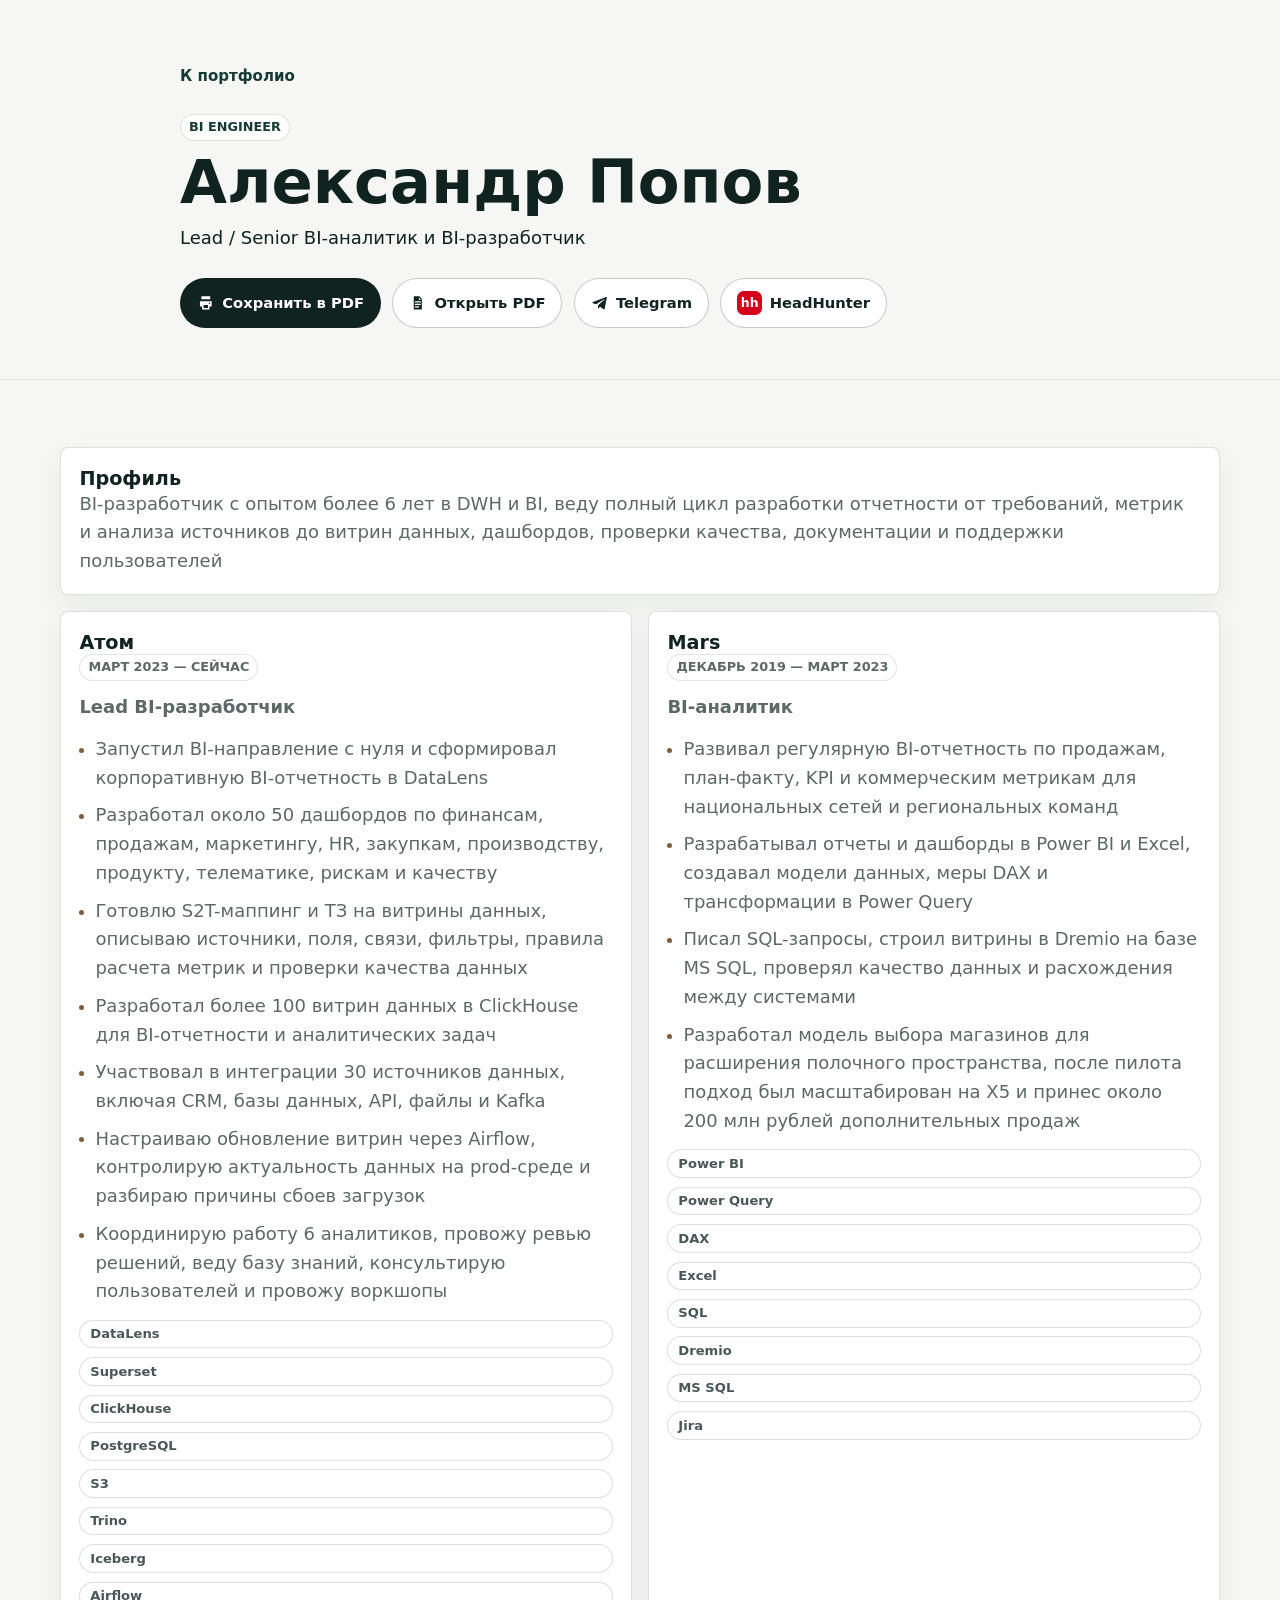
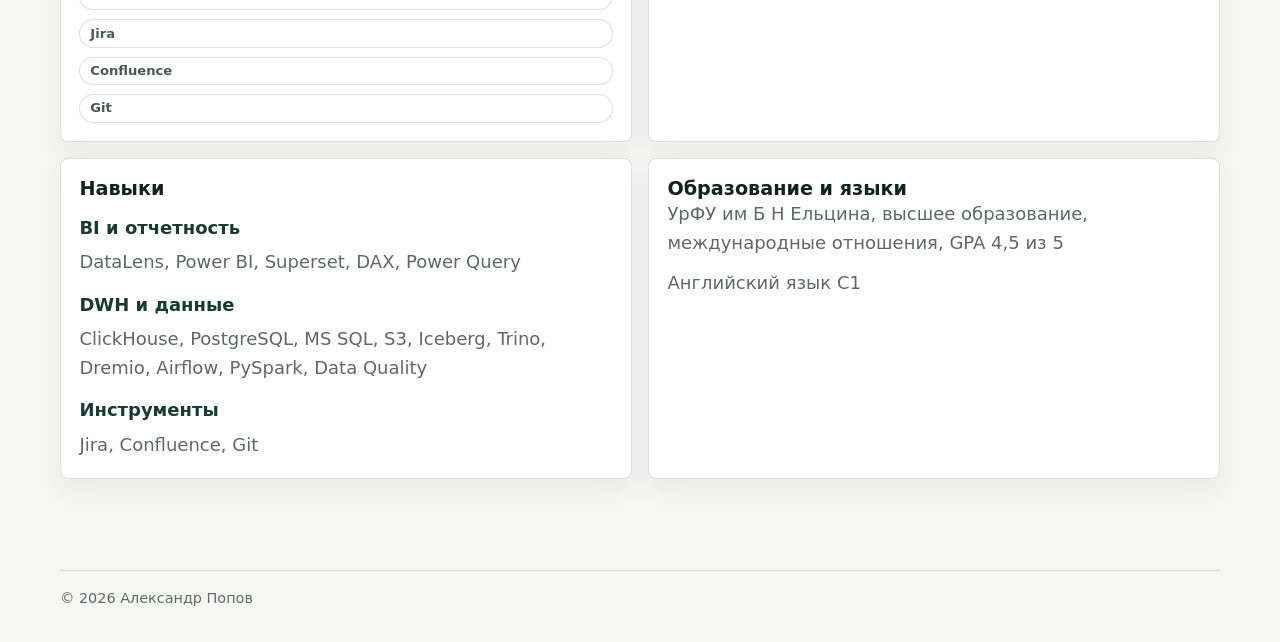
<file: resume.html>
<!doctype html>
<html lang="ru">
  <head>
    <meta charset="UTF-8" />
    <meta name="viewport" content="width=device-width, initial-scale=1.0" />
    <title>Резюме Александра Попова - BI Engineer</title>
    <meta
      name="description"
      content="Печатная версия резюме Александра Попова для ролей Senior BI-аналитика, BI-разработчика и BI Engineer"
    />
    <meta name="theme-color" content="#173a34" />
    <link rel="canonical" href="https://adikant.github.io/analyst/resume.html" />
    <link rel="icon" href="assets/images/favicon.svg" type="image/svg+xml" />
    <link rel="stylesheet" href="styles.css?v=20260629-bi-engineer-2" />
    <script type="module" src="script.js?v=20260629-bi-engineer-2" defer></script>
  </head>
  <body class="resume-page">
    <a class="skip-link" href="#main">Перейти к содержанию</a>

    <main id="main" class="case-page">
      <section class="case-hero">
        <div class="container case-hero-grid">
          <a class="back-link no-print" href="index.html">К портфолио</a>
          <p class="case-company">BI Engineer</p>
          <h1>Александр Попов</h1>
          <p>Lead / Senior BI-аналитик и BI-разработчик</p>
          <div class="cta-row resume-actions no-print">
            <button class="btn btn-primary" type="button" onclick="window.print()">
              <span class="btn-icon" aria-hidden="true">
                <svg viewBox="0 0 24 24" focusable="false">
                  <path d="M6 3h12v4H6V3Zm-2 7h16v7h-3v4H7v-4H4v-7Zm5 5v4h6v-4H9Zm8-3.5a1 1 0 1 0 0 2 1 1 0 0 0 0-2Z" />
                </svg>
              </span>
              <span>Сохранить в PDF</span>
            </button>
            <a class="btn btn-secondary" href="assets/docs/popov-resume.pdf">
              <span class="btn-icon" aria-hidden="true">
                <svg viewBox="0 0 24 24" focusable="false">
                  <path d="M6.5 3h7.6l3.4 3.4V21h-11V3Zm7 1.9V8h3.1l-3.1-3.1ZM8 10v1.6h8V10H8Zm0 3.4V15h8v-1.6H8Zm0 3.4v1.6h5.6v-1.6H8Z" />
                </svg>
              </span>
              <span>Открыть PDF</span>
            </a>
            <a class="btn btn-secondary" href="https://t.me/adikant" target="_blank" rel="noopener noreferrer">
              <span class="btn-icon" aria-hidden="true">
                <svg viewBox="0 0 24 24" focusable="false">
                  <path d="M21.8 4.2 18.6 20c-.2 1-.8 1.2-1.6.7l-4.5-3.3-2.2 2.1c-.2.2-.5.4-.9.4l.3-4.7 8.5-7.7c.4-.3-.1-.5-.6-.2L7.1 13.9 2.6 12.5c-1-.3-1-1 .2-1.5L20.4 4.2c.8-.3 1.5.2 1.4 1Z" />
                </svg>
              </span>
              <span>Telegram</span>
            </a>
            <a
              class="btn btn-secondary"
              href="https://hh.ru/resume/b0bc9b00ff10b70d850039ed1f713379735831"
              target="_blank"
              rel="noopener noreferrer"
            >
              <span class="btn-icon btn-icon-hh" aria-hidden="true">hh</span>
              <span>HeadHunter</span>
            </a>
          </div>
        </div>
      </section>

      <section class="section case-detail-section">
        <div class="container case-detail-grid">
          <section class="case-detail-block case-detail-wide">
            <h2>Профиль</h2>
            <p>BI-разработчик с опытом более 6 лет в DWH и BI, веду полный цикл разработки отчетности от требований, метрик и анализа источников до витрин данных, дашбордов, проверки качества, документации и поддержки пользователей</p>
          </section>

          <section class="case-detail-block">
            <h2>Атом</h2>
            <p class="case-company">март 2023 — сейчас</p>
            <p class="timeline-role">Lead BI-разработчик</p>
            <ul>
              <li>Запустил BI-направление с нуля и сформировал корпоративную BI-отчетность в DataLens</li>
              <li>Разработал около 50 дашбордов по финансам, продажам, маркетингу, HR, закупкам, производству, продукту, телематике, рискам и качеству</li>
              <li>Готовлю S2T-маппинг и ТЗ на витрины данных, описываю источники, поля, связи, фильтры, правила расчета метрик и проверки качества данных</li>
              <li>Разработал более 100 витрин данных в ClickHouse для BI-отчетности и аналитических задач</li>
              <li>Участвовал в интеграции 30 источников данных, включая CRM, базы данных, API, файлы и Kafka</li>
              <li>Настраиваю обновление витрин через Airflow, контролирую актуальность данных на prod-среде и разбираю причины сбоев загрузок</li>
              <li>Координирую работу 6 аналитиков, провожу ревью решений, веду базу знаний, консультирую пользователей и провожу воркшопы</li>
            </ul>
            <ul class="tech-list case-tech-list">
              <li>DataLens</li>
              <li>Superset</li>
              <li>ClickHouse</li>
              <li>PostgreSQL</li>
              <li>S3</li>
              <li>Trino</li>
              <li>Iceberg</li>
              <li>Airflow</li>
              <li>Jira</li>
              <li>Confluence</li>
              <li>Git</li>
            </ul>
          </section>

          <section class="case-detail-block">
            <h2>Mars</h2>
            <p class="case-company">декабрь 2019 — март 2023</p>
            <p class="timeline-role">BI-аналитик</p>
            <ul>
              <li>Развивал регулярную BI-отчетность по продажам, план-факту, KPI и коммерческим метрикам для национальных сетей и региональных команд</li>
              <li>Разрабатывал отчеты и дашборды в Power BI и Excel, создавал модели данных, меры DAX и трансформации в Power Query</li>
              <li>Писал SQL-запросы, строил витрины в Dremio на базе MS SQL, проверял качество данных и расхождения между системами</li>
              <li>Разработал модель выбора магазинов для расширения полочного пространства, после пилота подход был масштабирован на X5 и принес около 200 млн рублей дополнительных продаж</li>
            </ul>
            <ul class="tech-list case-tech-list">
              <li>Power BI</li>
              <li>Power Query</li>
              <li>DAX</li>
              <li>Excel</li>
              <li>SQL</li>
              <li>Dremio</li>
              <li>MS SQL</li>
              <li>Jira</li>
            </ul>
          </section>

          <section class="case-detail-block">
            <h2>Навыки</h2>
            <div class="resume-line">
              <strong>BI и отчетность</strong>
              <span>DataLens, Power BI, Superset, DAX, Power Query</span>
            </div>
            <div class="resume-line">
              <strong>DWH и данные</strong>
              <span>ClickHouse, PostgreSQL, MS SQL, S3, Iceberg, Trino, Dremio, Airflow, PySpark, Data Quality</span>
            </div>
            <div class="resume-line">
              <strong>Инструменты</strong>
              <span>Jira, Confluence, Git</span>
            </div>
          </section>

          <section class="case-detail-block">
            <h2>Образование и языки</h2>
            <p>УрФУ им Б Н Ельцина, высшее образование, международные отношения, GPA 4,5 из 5</p>
            <p>Английский язык C1</p>
          </section>
        </div>
      </section>
    </main>

    <footer class="site-footer no-print">
      <div class="container footer-inner">
        <p>&copy; 2026 Александр Попов</p>
      </div>
    </footer>
  </body>
</html>
</file>
<file: styles.css>
:root {
  --bg: #f6f7f4;
  --surface: #ffffff;
  --surface-soft: #edf2ee;
  --ink: #102321;
  --muted: #5d6966;
  --line: rgba(16, 35, 33, 0.14);
  --line-strong: rgba(16, 35, 33, 0.24);
  --accent: #173a34;
  --accent-soft: #dfeae4;
  --warm: #7b5f3e;
  --warm-soft: #efe7da;
  --shadow: 0 10px 28px rgba(16, 35, 33, 0.06);
  --radius: 8px;
}

*,
*::before,
*::after {
  box-sizing: border-box;
}

html {
  scroll-behavior: smooth;
}

body {
  margin: 0;
  overflow-x: hidden;
  background: var(--bg);
  color: var(--ink);
  font-family: system-ui, -apple-system, BlinkMacSystemFont, "Segoe UI", sans-serif;
  font-size: 18px;
  line-height: 1.6;
  text-rendering: optimizeLegibility;
}

body,
button,
input,
textarea,
select {
  letter-spacing: 0;
}

h1,
h2,
h3,
h4,
p,
ul,
ol,
figure {
  margin: 0;
}

img {
  display: block;
  max-width: 100%;
}

a {
  color: inherit;
}

svg {
  display: block;
}

.container {
  width: min(1160px, calc(100% - 40px));
  margin: 0 auto;
}

.skip-link {
  position: fixed;
  top: 0.75rem;
  left: 0.75rem;
  z-index: 100;
  padding: 0.6rem 0.85rem;
  border-radius: var(--radius);
  background: var(--ink);
  color: #fff;
  font-weight: 800;
  text-decoration: none;
  transform: translateY(-160%);
}

.skip-link:focus {
  transform: translateY(0);
}

.hero {
  padding: 4.8rem 0 2.8rem;
}

.hero-grid {
  display: grid;
  grid-template-columns: minmax(0, 1fr) minmax(280px, 330px);
  gap: 3rem;
  align-items: center;
}

.hero-copy {
  display: grid;
  gap: 1.1rem;
  max-width: 790px;
}

.hero-role,
.section-kicker,
.case-company,
.timeline-period {
  color: var(--accent);
  font-size: 0.8rem;
  font-weight: 850;
  letter-spacing: 0;
  line-height: 1.3;
  text-transform: uppercase;
}

.hero-role {
  max-width: 42ch;
  font-size: 1.22rem;
  line-height: 1.25;
}

.hero-headline {
  max-width: 13ch;
  font-size: 5.2rem;
  line-height: 0.98;
}

.hero-summary {
  max-width: 68ch;
  color: rgba(16, 35, 33, 0.88);
  font-size: 1.08rem;
}

.hero-proof-list {
  display: flex;
  flex-wrap: wrap;
  gap: 0.6rem;
  padding: 0;
  list-style: none;
}

.hero-proof-list li {
  min-height: 38px;
  padding: 0.55rem 0.8rem;
  border: 1px solid var(--line);
  border-radius: 999px;
  background: var(--surface);
  color: rgba(16, 35, 33, 0.82);
  font-size: 0.92rem;
  font-weight: 800;
  line-height: 1.25;
}

.hero-media {
  width: 100%;
  padding: 0.55rem;
  border: 1px solid var(--line);
  border-radius: var(--radius);
  background: var(--surface);
  box-shadow: var(--shadow);
}

.hero-media img {
  width: 100%;
  aspect-ratio: 1;
  height: auto;
  border-radius: var(--radius);
  object-fit: cover;
  object-position: center 48%;
}

.cta-row,
.contact-actions {
  display: flex;
  flex-wrap: wrap;
  gap: 0.7rem;
}

.btn {
  display: inline-flex;
  align-items: center;
  justify-content: center;
  gap: 0.48rem;
  min-height: 46px;
  max-width: 100%;
  padding: 0.72rem 1rem;
  border: 1px solid transparent;
  border-radius: 999px;
  font: inherit;
  font-size: 0.92rem;
  font-weight: 850;
  line-height: 1.2;
  text-align: center;
  text-decoration: none;
  white-space: normal;
}

.btn-icon {
  display: inline-grid;
  flex: 0 0 auto;
  place-items: center;
  width: 1.1rem;
  height: 1.1rem;
}

.btn-icon svg {
  width: 100%;
  height: 100%;
  fill: currentColor;
}

.btn-icon-hh {
  width: 1.55rem;
  height: 1.55rem;
  border-radius: 0.42rem;
  background: #d6001c;
  color: #fff;
  font-size: 0.78rem;
  font-weight: 900;
  line-height: 1;
  text-transform: lowercase;
}

.btn-primary {
  background: var(--ink);
  color: #fff;
}

.btn-secondary {
  border-color: var(--line-strong);
  background: var(--surface);
  color: var(--ink);
}

.section {
  padding: 4.2rem 0;
}

.useful-strip {
  padding: 0 0 3.6rem;
}

.useful-grid {
  display: grid;
  grid-template-columns: repeat(4, minmax(0, 1fr));
  gap: 0.75rem;
}

.useful-item {
  min-height: 132px;
  padding: 0.95rem;
  border: 1px solid var(--line);
  border-radius: var(--radius);
  background: var(--surface);
  box-shadow: var(--shadow);
}

.useful-item h2 {
  color: var(--ink);
  font-size: 1rem;
  line-height: 1.18;
}

.useful-item p {
  margin-top: 0.55rem;
  color: var(--muted);
  font-size: 0.9rem;
  line-height: 1.42;
}

.section + .section,
.case-detail-section {
  border-top: 1px solid rgba(16, 35, 33, 0.08);
}

.section-head {
  display: grid;
  gap: 0.75rem;
  margin-bottom: 1.6rem;
}

.section-head h2 {
  max-width: 24ch;
  font-size: 2.7rem;
  line-height: 1.08;
}

.experience-list,
.cases-list {
  display: grid;
  gap: 1rem;
}

.experience-card,
.case-card,
.technical-project,
.process-card,
.leader-role-card,
.speaking-card,
.contact-card,
.case-detail-block {
  border: 1px solid var(--line);
  border-radius: var(--radius);
  background: var(--surface);
  box-shadow: var(--shadow);
}

.experience-card {
  display: grid;
  grid-template-columns: minmax(0, 1fr) 320px;
  gap: 1.5rem;
  padding: 1.25rem;
}

.experience-main h3 {
  margin-top: 0.28rem;
  font-size: 1.55rem;
  line-height: 1.15;
}

.timeline-role {
  margin-top: 0.2rem;
  color: var(--accent);
  font-weight: 850;
}

.experience-context {
  margin-top: 0.7rem;
  color: var(--muted);
}

.responsibility-list,
.case-card-body ul,
.leader-role-card ul,
.case-detail-block ul {
  display: grid;
  gap: 0.55rem;
  margin-top: 0.85rem;
  padding: 0;
  list-style: none;
}

.responsibility-list li,
.case-card-body li,
.leader-role-card li,
.case-detail-block li {
  position: relative;
  padding-left: 1rem;
  color: var(--muted);
}

.responsibility-list li::before,
.case-card-body li::before,
.leader-role-card li::before,
.case-detail-block li::before {
  content: "";
  position: absolute;
  top: 0.72em;
  left: 0;
  width: 5px;
  height: 5px;
  border-radius: 50%;
  background: var(--warm);
}

.experience-side {
  display: grid;
  align-content: start;
  gap: 1rem;
}

.metric-list {
  display: grid;
  gap: 0.6rem;
}

.metric-item {
  padding: 0.8rem 0 0.75rem;
  border-top: 1px solid rgba(23, 58, 52, 0.16);
}

.metric-item:first-child {
  border-top: 0;
  padding-top: 0;
}

.metric-item strong,
.metric-item span {
  display: block;
}

.metric-item strong {
  color: var(--accent);
  font-size: 1.6rem;
  line-height: 1;
}

.metric-item span {
  margin-top: 0.35rem;
  color: rgba(16, 35, 33, 0.78);
  font-size: 0.9rem;
  line-height: 1.35;
}

.tech-list {
  display: flex;
  flex-wrap: wrap;
  gap: 0.45rem;
  margin: 0;
  padding: 0;
  list-style: none;
}

.tech-list li {
  padding: 0.34rem 0.62rem;
  border: 1px solid var(--line);
  border-radius: 999px;
  background: var(--surface);
  color: rgba(16, 35, 33, 0.76);
  font-size: 0.82rem;
  font-weight: 750;
  line-height: 1.2;
}

.case-card {
  display: grid;
  grid-template-columns: minmax(260px, 0.55fr) minmax(0, 1fr);
  gap: 0;
  overflow: hidden;
  padding: 0;
  transition:
    border-color 0.22s ease,
    box-shadow 0.22s ease,
    transform 0.22s ease;
}

.case-card:hover {
  border-color: rgba(23, 58, 52, 0.24);
  box-shadow: 0 18px 42px rgba(16, 35, 33, 0.09);
  transform: translateY(-2px);
}

.case-card-head {
  display: grid;
  align-content: start;
  padding: 1.25rem;
  border-right: 1px solid rgba(16, 35, 33, 0.1);
  background:
    linear-gradient(135deg, rgba(223, 234, 228, 0.95), rgba(255, 255, 255, 0.76)),
    var(--surface-soft);
}

.case-company {
  width: fit-content;
  max-width: 100%;
  padding: 0.28rem 0.5rem;
  border: 1px solid rgba(23, 58, 52, 0.13);
  border-radius: 999px;
  background: rgba(255, 255, 255, 0.72);
  color: var(--accent);
}

.case-card-head h3 {
  margin-top: 0.62rem;
  font-size: 1.55rem;
  line-height: 1.16;
}

.technical-project {
  padding: 1.15rem;
}

.case-card-body p,
.case-card-head p:last-child {
  color: var(--muted);
  margin-top: 0.65rem;
}

.case-card-body {
  display: grid;
  gap: 0;
  padding: 1.25rem 1.25rem 1.15rem;
}

.case-card-body section {
  padding: 0.85rem 0 0.95rem;
  border-top: 1px solid rgba(16, 35, 33, 0.1);
}

.case-card-body section:first-child {
  padding-top: 0;
  border-top: 0;
}

.case-card-body h4 {
  color: var(--accent);
  font-size: 0.78rem;
  font-weight: 850;
  letter-spacing: 0.06em;
  line-height: 1.3;
  text-transform: uppercase;
}

.case-result {
  margin-top: 0.1rem;
  padding: 0.75rem 0 0.8rem 1rem;
  border-top: 1px solid rgba(16, 35, 33, 0.1);
  border-left: 3px solid var(--accent);
  background: linear-gradient(90deg, rgba(223, 234, 228, 0.5), rgba(223, 234, 228, 0));
}

.case-card-body .case-result {
  padding: 0.75rem 0 0.8rem 1rem;
  border-top-color: rgba(16, 35, 33, 0.08);
}

.case-result-metrics {
  display: grid;
  grid-template-columns: repeat(3, minmax(0, 1fr));
  gap: 0.5rem;
  margin-top: 0.75rem;
  padding: 0;
  list-style: none;
}

.case-result-metrics li {
  display: grid;
  gap: 0.22rem;
  padding: 0.65rem;
  border: 1px solid var(--line);
  border-radius: var(--radius);
  background: var(--surface);
}

.case-result-metrics li::before {
  display: none;
}

.case-result-metrics strong,
.case-result-metrics span {
  display: block;
}

.case-result-metrics strong {
  color: var(--accent);
  font-size: 1.15rem;
  line-height: 1;
}

.case-result-metrics span {
  color: rgba(16, 35, 33, 0.78);
  font-size: 0.82rem;
  font-weight: 750;
  line-height: 1.25;
}

.technical-project h3 {
  margin-top: 0.55rem;
  font-size: 1.15rem;
  line-height: 1.25;
}

.technical-project p:last-child,
.process-card li,
.speaking-card p,
.case-detail-block p,
.resume-line span {
  color: var(--muted);
}

.technical-project p:last-child {
  margin-top: 0.65rem;
}

.process-layout {
  display: grid;
  grid-template-columns: minmax(0, 1.15fr) minmax(280px, 0.85fr);
  gap: 1rem;
  align-items: stretch;
}

.process-card,
.leader-role-card {
  padding: 1.2rem;
}

.process-card h3,
.leader-role-card h3,
.speaking-card h3,
.contact-card h3 {
  font-size: 1.22rem;
  line-height: 1.22;
}

.process-list {
  display: grid;
  grid-template-columns: repeat(4, minmax(0, 1fr));
  gap: 0.55rem;
  margin-top: 1rem;
  padding: 0;
  list-style: none;
  counter-reset: process;
}

.process-list li {
  min-height: 88px;
  padding: 0.75rem;
  border: 1px solid var(--line);
  border-radius: var(--radius);
  background: var(--surface-soft);
  font-size: 0.92rem;
  font-weight: 750;
  line-height: 1.3;
  counter-increment: process;
}

.process-list li::before {
  content: counter(process, decimal-leading-zero);
  display: block;
  margin-bottom: 0.35rem;
  color: var(--accent);
  font-size: 0.78rem;
  font-weight: 900;
}

.architecture-section {
  margin-top: 1.2rem;
}

.architecture-copy {
  display: grid;
  grid-template-columns: minmax(0, 0.35fr) minmax(0, 0.65fr);
  gap: 1rem;
  align-items: start;
  margin-bottom: 0.9rem;
}

.architecture-copy-compact {
  grid-template-columns: minmax(0, 1fr);
}

.architecture-copy p {
  color: var(--muted);
}

.architecture-scroll {
  overflow-x: auto;
  padding: 0.25rem 0.25rem 0.7rem;
  scrollbar-color: rgba(23, 58, 52, 0.36) transparent;
}

.architecture-flow {
  display: grid;
  grid-template-columns: repeat(5, minmax(190px, 1fr));
  gap: 0.8rem;
  min-width: 1040px;
  margin: 0;
  padding: 0;
  list-style: none;
}

.architecture-stage {
  position: relative;
  display: grid;
  grid-template-rows: auto 1fr;
  gap: 0.75rem;
  min-height: 318px;
  padding: 1rem;
  border: 1px solid var(--line);
  border-radius: var(--radius);
  background: var(--surface);
  box-shadow: var(--shadow);
}

.architecture-stage h4 {
  color: var(--ink);
  font-size: 1.08rem;
  line-height: 1.2;
}

.architecture-stage p {
  margin-top: 0.35rem;
  color: var(--muted);
  font-size: 0.88rem;
  line-height: 1.42;
}

.architecture-tools {
  display: grid;
  align-content: end;
  gap: 0.4rem;
  margin: 0;
  padding: 0;
  list-style: none;
}

.architecture-tool {
  display: inline-flex;
  align-items: center;
  gap: 0.36rem;
  width: 100%;
  min-height: 34px;
  padding: 0.3rem 0.55rem 0.3rem 0.34rem;
  border: 1px solid rgba(23, 58, 52, 0.1);
  border-radius: 999px;
  background: var(--surface-soft);
  color: rgba(16, 35, 33, 0.82);
  font-size: 0.8rem;
  font-weight: 800;
  line-height: 1.12;
}

.architecture-tool-icon {
  display: inline-grid;
  flex: 0 0 auto;
  place-items: center;
  width: 1.72rem;
  height: 1.72rem;
  border-radius: 999px;
  background: #fff;
  box-shadow: inset 0 0 0 1px rgba(23, 58, 52, 0.12);
}

.architecture-tool-icon img {
  width: 20px;
  height: 20px;
  object-fit: contain;
}

.architecture-arrow {
  position: absolute;
  top: 50%;
  right: -0.78rem;
  z-index: 2;
  display: grid;
  width: 1.38rem;
  height: 1.38rem;
  place-items: center;
  border: 1px solid var(--line);
  border-radius: 999px;
  background: var(--surface);
  color: var(--accent);
  font-size: 0.86rem;
  font-weight: 900;
  line-height: 1;
  transform: translateY(-50%);
}

.contact-layout {
  display: grid;
  grid-template-columns: minmax(0, 0.95fr) minmax(0, 1.05fr);
  gap: 1rem;
}

.speaking-card,
.contact-card {
  display: grid;
  align-content: center;
  gap: 0.95rem;
  padding: 1.2rem;
}

.speaking-card h3 {
  margin-top: 0.55rem;
}

.speaking-card p {
  margin-top: 0.65rem;
}

.text-link {
  display: inline-flex;
  width: fit-content;
  color: var(--accent);
  font-size: 0.94rem;
  font-weight: 850;
  text-decoration: underline;
  text-underline-offset: 4px;
}

.contact-actions {
  display: grid;
  gap: 0.72rem;
}

.contact-actions .btn {
  width: 100%;
  min-height: 58px;
  font-size: 1rem;
}

.site-footer {
  padding: 1.5rem 0 2rem;
}

.footer-inner {
  display: flex;
  flex-wrap: wrap;
  justify-content: space-between;
  gap: 0.7rem 1rem;
  padding-top: 1rem;
  border-top: 1px solid var(--line);
}

.footer-inner p {
  color: rgba(16, 35, 33, 0.66);
  font-size: 0.9rem;
}

.case-hero {
  padding: 4rem 0 3.2rem;
}

.case-hero-grid {
  display: grid;
  gap: 0.6rem;
  max-width: 920px;
}

.case-hero h1 {
  max-width: 18ch;
  font-size: 3.8rem;
  line-height: 1.04;
}

.case-hero p:last-child {
  max-width: 68ch;
  color: rgba(16, 35, 33, 0.84);
  font-size: 1.08rem;
}

.back-link {
  display: inline-flex;
  width: fit-content;
  margin-bottom: 1rem;
  color: var(--accent);
  font-size: 0.94rem;
  font-weight: 850;
  text-decoration: none;
}

.resume-actions {
  margin-top: 1rem;
}

.case-detail-grid {
  display: grid;
  grid-template-columns: repeat(2, minmax(0, 1fr));
  gap: 1rem;
}

.case-detail-block {
  padding: 1.15rem;
  break-inside: avoid;
}

.case-detail-block h2 {
  font-size: 1.2rem;
  line-height: 1.2;
}

.case-detail-block p + p {
  margin-top: 0.7rem;
}

.case-detail-wide {
  grid-column: 1 / -1;
}

.case-tech-list {
  margin-top: 0.85rem;
}

.case-tech-list li {
  padding-left: 0.62rem;
}

.case-tech-list li::before {
  display: none;
}

.resume-line {
  display: grid;
  gap: 0.35rem;
  margin-top: 0.85rem;
}

.resume-line strong {
  color: var(--accent);
}

:where(a, button, .btn):focus-visible {
  outline: 3px solid rgba(123, 95, 62, 0.42);
  outline-offset: 3px;
}

.reveal-ready .reveal-item {
  opacity: 1;
}

@media (prefers-reduced-motion: no-preference) {
  .reveal-ready .reveal-item {
    opacity: 0;
    transform: translateY(18px);
    transition:
      opacity 0.62s ease,
      transform 0.62s cubic-bezier(0.22, 1, 0.36, 1);
  }

  .reveal-ready .reveal-item.is-visible {
    opacity: 1;
    transform: translateY(0);
  }
}

@media (max-width: 1080px) {
  .experience-card,
  .case-card,
  .process-layout,
  .contact-layout,
  .architecture-copy {
    grid-template-columns: 1fr;
  }

  .process-list,
  .useful-grid {
    grid-template-columns: repeat(2, minmax(0, 1fr));
  }

  .case-card-head {
    border-right: 0;
    border-bottom: 1px solid rgba(16, 35, 33, 0.1);
  }
}

@media (max-width: 760px) {
  body {
    font-size: 17px;
  }

  .container {
    width: calc(100% - 28px);
  }

  .hero {
    padding: 3.1rem 0 3.4rem;
  }

  .hero-grid {
    grid-template-columns: 1fr;
    gap: 1.5rem;
  }

  .hero-media {
    width: 100%;
    max-width: 520px;
    justify-self: center;
  }

  .hero-headline {
    font-size: 3.8rem;
  }

  .section {
    padding: 3.2rem 0;
  }

  .section-head h2 {
    font-size: 2.2rem;
  }

  .experience-card,
  .case-card,
  .technical-project,
  .process-card,
  .leader-role-card,
  .speaking-card,
  .contact-card,
  .case-detail-block {
    padding: 1rem;
  }

  .process-list,
  .useful-grid,
  .case-result-metrics,
  .case-detail-grid {
    grid-template-columns: 1fr;
  }

  .architecture-flow {
    min-width: 980px;
  }

  .btn {
    width: 100%;
  }
}

@media (max-width: 420px) {
  .hero-role {
    font-size: 1rem;
  }

  .hero-headline {
    font-size: 2.8rem;
  }

  .hero-summary {
    font-size: 1rem;
  }

  .hero-proof-list {
    display: grid;
  }

  .section-head h2 {
    font-size: 1.86rem;
  }

  .case-hero h1 {
    font-size: 2.6rem;
  }
}

@media print {
  body {
    background: #fff;
    color: #000;
    font-size: 12px;
  }

  .no-print,
  .site-footer,
  .skip-link {
    display: none !important;
  }

  .section,
  .case-hero {
    padding: 1.2rem 0;
  }

  .container {
    width: 100%;
  }

  .case-detail-grid {
    grid-template-columns: 1fr;
  }

  .case-detail-block {
    border-color: #d6d6d6;
    box-shadow: none;
  }

  .case-detail-section {
    border-top: 0;
  }
}


/* явная ситуация в левой части кейса */
.case-situation-label {
  margin-top: 1.05rem;
  color: var(--accent);
  font-size: 0.78rem;
  font-weight: 850;
  letter-spacing: 0.06em;
  line-height: 1.3;
  text-transform: uppercase;
}

@media (min-width: 1081px) {
  .hero-proof-list {
    display: grid;
    grid-template-columns: repeat(4, max-content);
    gap: 0.55rem;
    align-items: start;
    max-width: 100%;
  }

  .hero-proof-list li {
    white-space: nowrap;
    padding: 0.5rem 0.72rem;
    font-size: 0.88rem;
  }
}

@media (max-width: 1080px) {
  .hero-proof-list {
    display: flex;
    flex-wrap: wrap;
  }
}

.contact-section {
  padding-bottom: 3.2rem;
}

.contact-panel {
  display: grid;
  grid-template-columns: minmax(0, 1fr) minmax(300px, 380px);
  gap: 1.2rem;
  align-items: center;
  padding: 1.25rem;
  border: 1px solid var(--line);
  border-radius: var(--radius);
  background: var(--surface);
  box-shadow: var(--shadow);
}

.contact-copy h2 {
  max-width: 20ch;
  margin-top: 0.65rem;
  font-size: clamp(2rem, 4vw, 3rem);
  line-height: 1.08;
}

.contact-copy p:not(.section-kicker) {
  max-width: 64ch;
  margin-top: 0.8rem;
  color: var(--muted);
}

.contact-panel .contact-actions {
  display: grid;
  gap: 0.72rem;
  padding: 1rem;
  border: 1px solid var(--line);
  border-radius: var(--radius);
  background: var(--surface-soft);
}

.contact-panel .btn {
  width: 100%;
  min-height: 54px;
}

@media (max-width: 860px) {
  .contact-panel {
    grid-template-columns: 1fr;
    padding: 1rem;
  }

  .contact-copy h2 {
    max-width: 100%;
    font-size: 2rem;
  }
}

@media (prefers-reduced-motion: reduce) {
  html {
    scroll-behavior: auto;
  }

  *,
  *::before,
  *::after {
    animation-duration: 0.01ms !important;
    animation-iteration-count: 1 !important;
    transition-duration: 0.01ms !important;
  }
}
</file>
